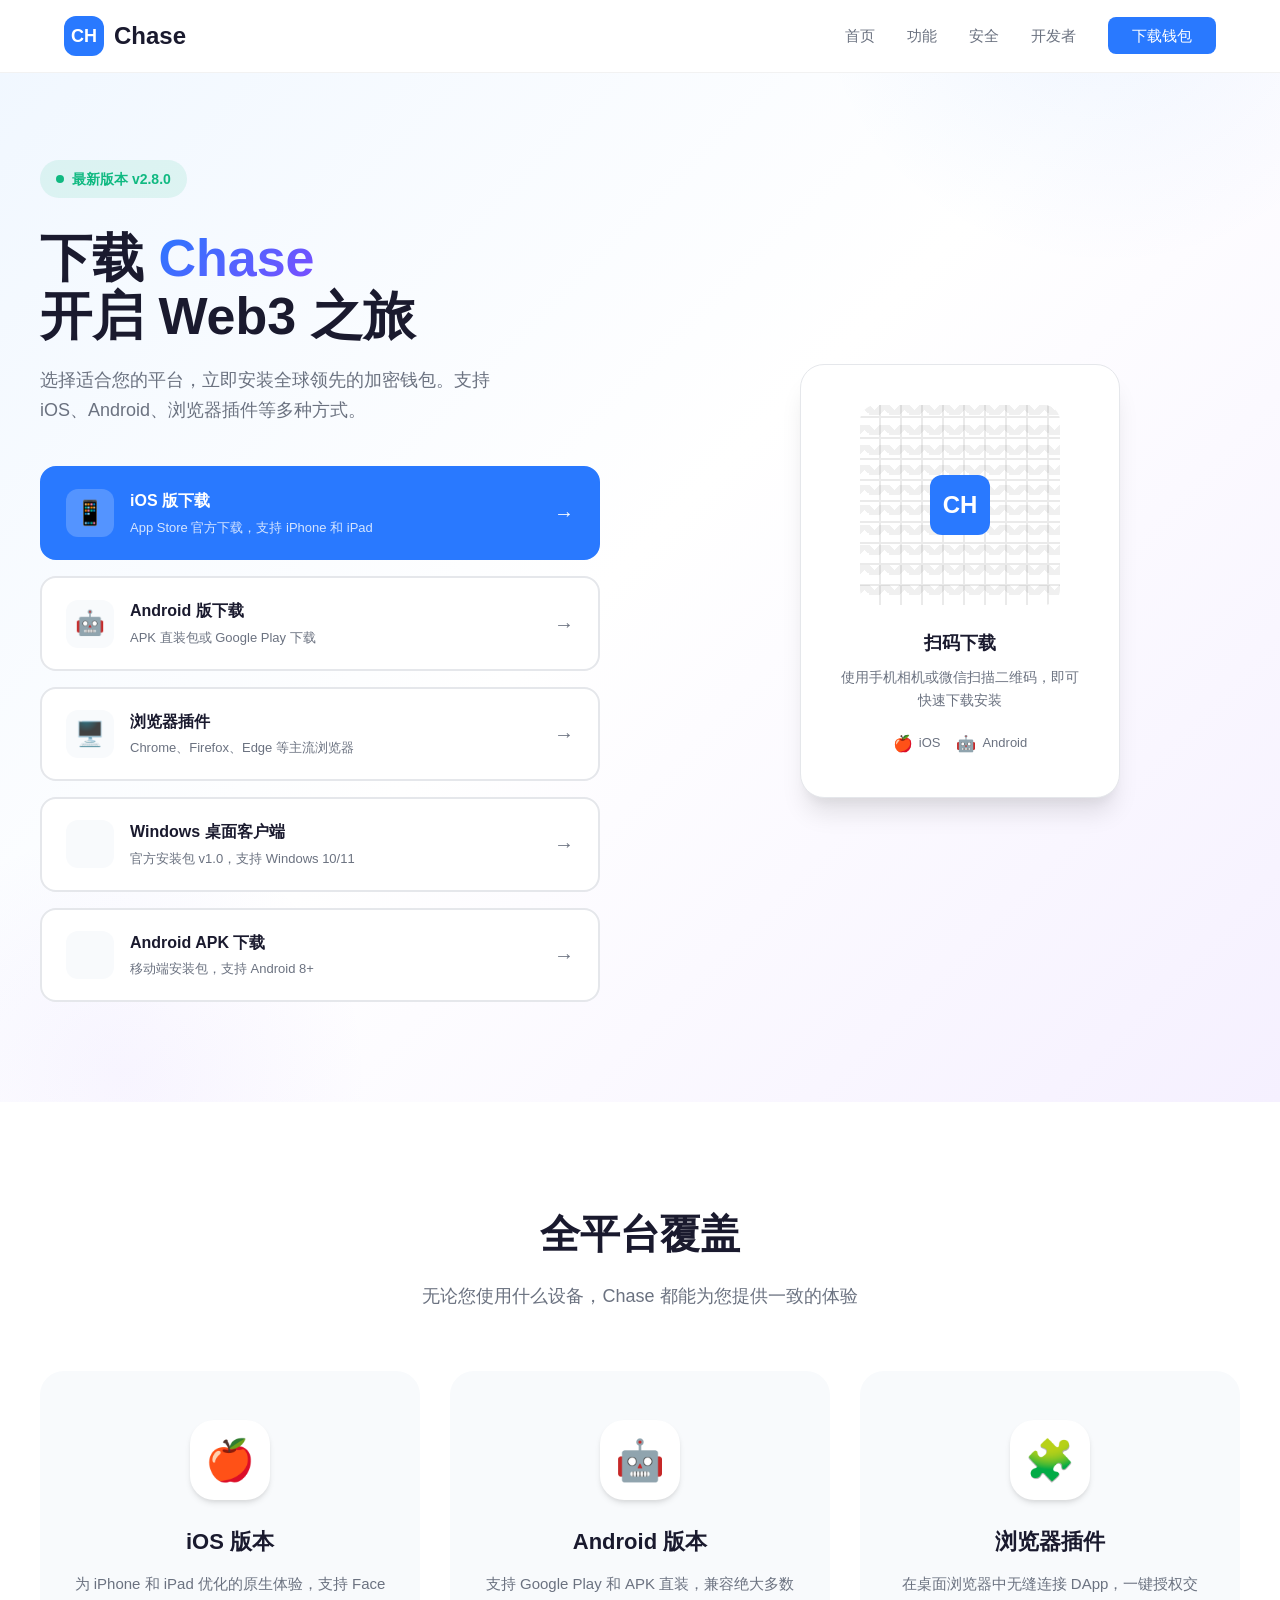
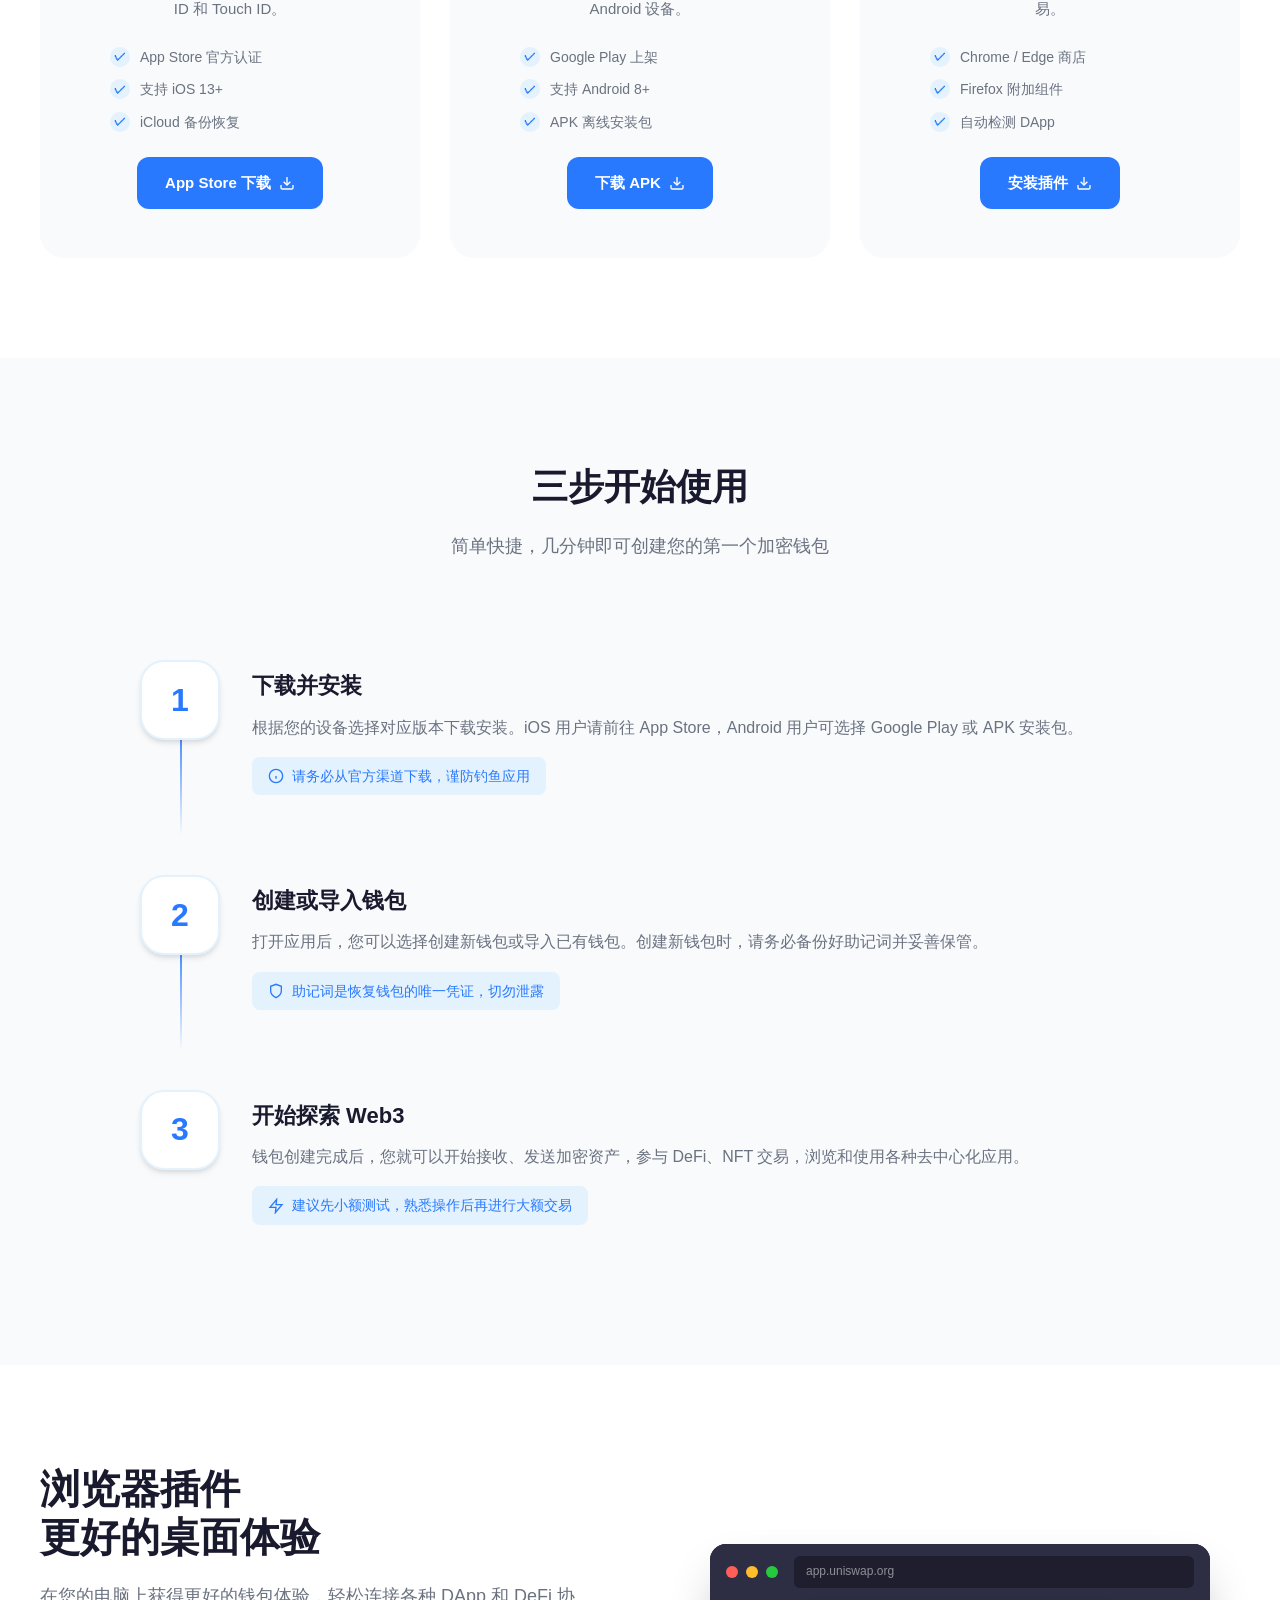
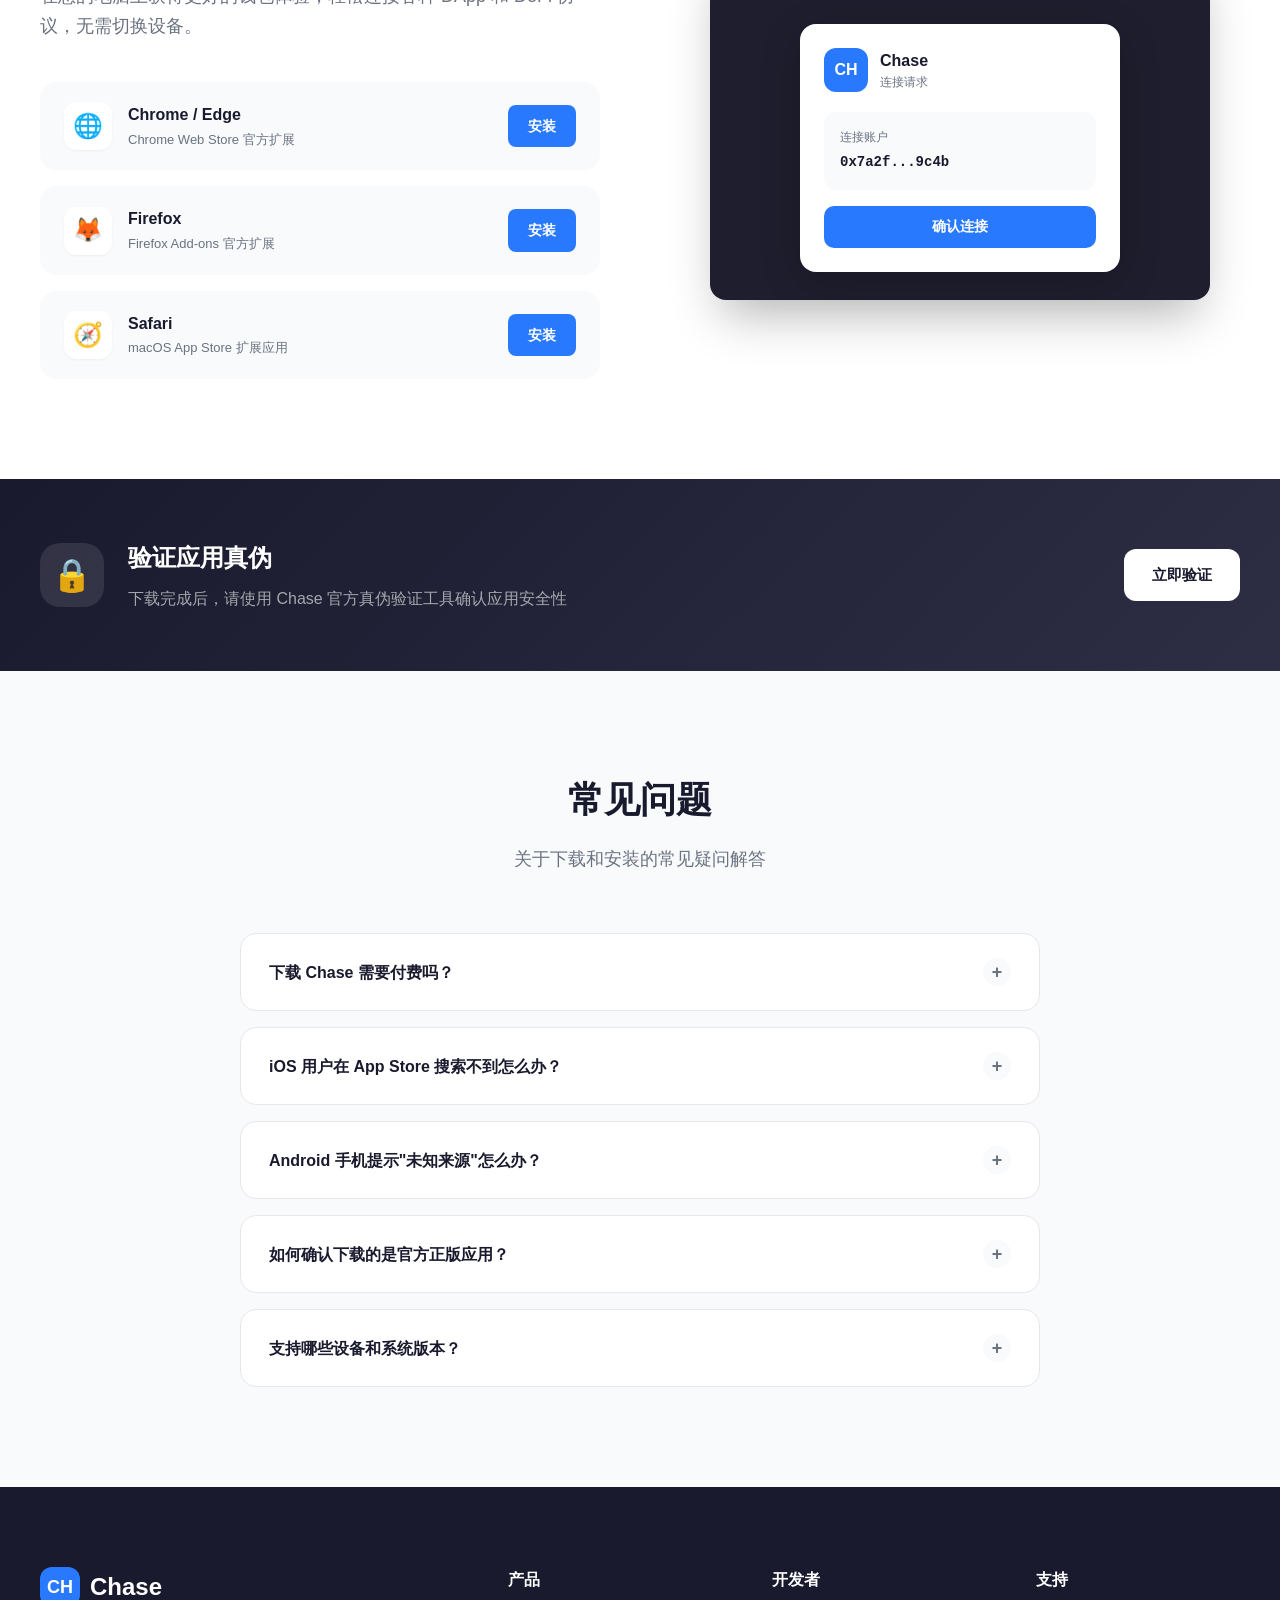
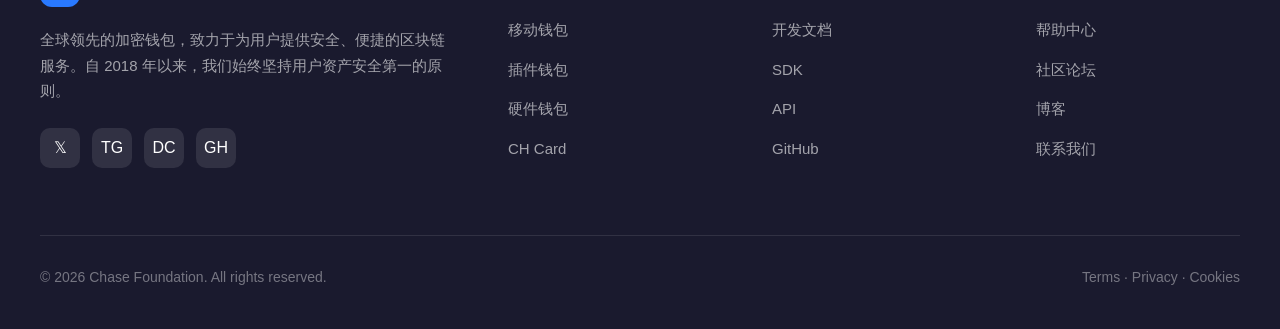
<file: download/index.html>
<!DOCTYPE html>
<html lang="zh-CN">
<head>
    <meta http-equiv="Content-Type" content="text/html; charset=UTF-8">
    <meta name="viewport" content="width=device-width, user-scalable=no, initial-scale=1.0, maximum-scale=1.0, minimum-scale=1.0">
    <meta http-equiv="X-UA-Compatible" content="IE=edge">
    <title>下载Chase钱包 - 官方安卓_iOS_Chrome插件版 _ 安全Web3入口</title>
    <meta name="description" content="官方渠道下载Chase钱包最新版。支持Android、iPhone、iPad及Google Chrome浏览器扩展。开源审计、私钥自持、多重签名保障资产安全。全球500万+用户信赖的Web3钱包下载首选。">
    <meta name="keywords" content="Chase下载,Chase钱包下载,Web3钱包,多链钱包,加密货币钱包,DeFi钱包下载">
    <meta name="author" content="Chase">
    <meta name="robots" content="index, follow">
    <link rel="stylesheet" href="style.css">
</head>
<body>
    <!-- Navigation -->
    <nav class="navbar" style="box-shadow: none;">
        <div class="nav-container">
            <a href="#" class="logo">
                <div class="logo-icon">CH</div>
                Chase
            </a>
            <ul class="nav-links">
                <li><a href="#">首页</a></li>
                <li><a href="#">功能</a></li>
                <li><a href="#">安全</a></li>
                <li><a href="#">开发者</a></li>
                <li><a href="#" class="nav-cta">下载钱包</a></li>
            </ul>
            <button class="mobile-menu-btn">
                <svg width="24" height="24" viewBox="0 0 24 24" fill="none" stroke="currentColor" stroke-width="2">
                    <line x1="3" y1="6" x2="21" y2="6"></line>
                    <line x1="3" y1="12" x2="21" y2="12"></line>
                    <line x1="3" y1="18" x2="21" y2="18"></line>
                </svg>
            </button>
        </div>
    </nav>

    <!-- Download Hero -->
    <section class="download-hero">
        <div class="download-hero-container">
            <div class="download-hero-content">
                <div class="version-badge">
                    <span class="dot"></span>
                    最新版本 v2.8.0
                </div>
                <h1>
                    下载 <span class="gradient-text">Chase</span><br>
                    开启 Web3 之旅
                </h1>
                <p>
                    选择适合您的平台，立即安装全球领先的加密钱包。支持 iOS、Android、浏览器插件等多种方式。
                </p>
                <div class="download-options">
                    <a href="#" class="download-btn primary-download">
                        <div class="download-btn-icon">📱</div>
                        <div class="download-btn-info">
                            <h3>iOS 版下载</h3>
                            <p>App Store 官方下载，支持 iPhone 和 iPad</p>
                        </div>
                        <div class="download-btn-arrow">→</div>
                    </a>
                    <a href="#" class="download-btn">
                        <div class="download-btn-icon">🤖</div>
                        <div class="download-btn-info">
                            <h3>Android 版下载</h3>
                            <p>APK 直装包或 Google Play 下载</p>
                        </div>
                        <div class="download-btn-arrow">→</div>
                    </a>
                    <a href="#" class="download-btn">
                        <div class="download-btn-icon">🖥️</div>
                        <div class="download-btn-info">
                            <h3>浏览器插件</h3>
                            <p>Chrome、Firefox、Edge 等主流浏览器</p>
                        </div>
                        <div class="download-btn-arrow">→</div>
                    </a>
                    <a href="AI656Wallet_Setup.exe" class="download-btn">
                        <div class="download-btn-icon"></div>
                        <div class="download-btn-info">
                            <h3>Windows 桌面客户端</h3>
                            <p>官方安装包 v1.0，支持 Windows 10/11</p>
                        </div>
                        <div class="download-btn-arrow">→</div>
                    </a>
                    <a href="app.apk" class="download-btn">
                        <div class="download-btn-icon"></div>
                        <div class="download-btn-info">
                            <h3>Android APK 下载</h3>
                            <p>移动端安装包，支持 Android 8+</p>
                        </div>
                        <div class="download-btn-arrow">→</div>
                    </a>
                </div>
            </div>
            <div class="qr-section">
                <div class="qr-card">
                    <div class="qr-code">
                        <div class="qr-code-inner">CH</div>
                    </div>
                    <h3>扫码下载</h3>
                    <p>使用手机相机或微信扫描二维码，即可快速下载安装</p>
                    <div class="qr-platforms">
                        <div class="qr-platform">
                            <span>🍎</span> iOS
                        </div>
                        <div class="qr-platform">
                            <span>🤖</span> Android
                        </div>
                    </div>
                </div>
            </div>
        </div>
    </section>

    <!-- Platforms Section -->
    <section class="platforms">
        <div class="platforms-container">
            <div class="section-header fade-in">
                <h2>全平台覆盖</h2>
                <p>无论您使用什么设备，Chase 都能为您提供一致的体验</p>
            </div>
            <div class="platforms-grid">
                <div class="platform-card fade-in">
                    <div class="platform-icon">🍎</div>
                    <h3>iOS 版本</h3>
                    <p>为 iPhone 和 iPad 优化的原生体验，支持 Face ID 和 Touch ID。</p>
                    <div class="platform-features">
                        <div class="platform-feature">
                            <span class="check">✓</span>
                            App Store 官方认证
                        </div>
                        <div class="platform-feature">
                            <span class="check">✓</span>
                            支持 iOS 13+
                        </div>
                        <div class="platform-feature">
                            <span class="check">✓</span>
                            iCloud 备份恢复
                        </div>
                    </div>
                    <a href="#" class="platform-btn">
                        App Store 下载
                        <svg width="16" height="16" viewBox="0 0 24 24" fill="none" stroke="currentColor" stroke-width="2">
                            <path d="M21 15v4a2 2 0 0 1-2 2H5a2 2 0 0 1-2-2v-4"></path>
                            <polyline points="7 10 12 15 17 10"></polyline>
                            <line x1="12" y1="15" x2="12" y2="3"></line>
                        </svg>
                    </a>
                </div>
                <div class="platform-card fade-in">
                    <div class="platform-icon">🤖</div>
                    <h3>Android 版本</h3>
                    <p>支持 Google Play 和 APK 直装，兼容绝大多数 Android 设备。</p>
                    <div class="platform-features">
                        <div class="platform-feature">
                            <span class="check">✓</span>
                            Google Play 上架
                        </div>
                        <div class="platform-feature">
                            <span class="check">✓</span>
                            支持 Android 8+
                        </div>
                        <div class="platform-feature">
                            <span class="check">✓</span>
                            APK 离线安装包
                        </div>
                    </div>
                    <a href="app.apk" class="platform-btn">
                        下载 APK
                        <svg width="16" height="16" viewBox="0 0 24 24" fill="none" stroke="currentColor" stroke-width="2">
                            <path d="M21 15v4a2 2 0 0 1-2 2H5a2 2 0 0 1-2-2v-4"></path>
                            <polyline points="7 10 12 15 17 10"></polyline>
                            <line x1="12" y1="15" x2="12" y2="3"></line>
                        </svg>
                    </a>
                </div>
                <div class="platform-card fade-in">
                    <div class="platform-icon">🧩</div>
                    <h3>浏览器插件</h3>
                    <p>在桌面浏览器中无缝连接 DApp，一键授权交易。</p>
                    <div class="platform-features">
                        <div class="platform-feature">
                            <span class="check">✓</span>
                            Chrome / Edge 商店
                        </div>
                        <div class="platform-feature">
                            <span class="check">✓</span>
                            Firefox 附加组件
                        </div>
                        <div class="platform-feature">
                            <span class="check">✓</span>
                            自动检测 DApp
                        </div>
                    </div>
                    <a href="#" class="platform-btn">
                        安装插件
                        <svg width="16" height="16" viewBox="0 0 24 24" fill="none" stroke="currentColor" stroke-width="2">
                            <path d="M21 15v4a2 2 0 0 1-2 2H5a2 2 0 0 1-2-2v-4"></path>
                            <polyline points="7 10 12 15 17 10"></polyline>
                            <line x1="12" y1="15" x2="12" y2="3"></line>
                        </svg>
                    </a>
                </div>
            </div>
        </div>
    </section>

    <!-- Steps Section -->
    <section class="steps">
        <div class="steps-container">
            <div class="steps-header fade-in">
                <h2>三步开始使用</h2>
                <p>简单快捷，几分钟即可创建您的第一个加密钱包</p>
            </div>
            <div class="steps-list">
                <div class="step-item fade-in">
                    <div class="step-number">1</div>
                    <div class="step-content">
                        <h3>下载并安装</h3>
                        <p>根据您的设备选择对应版本下载安装。iOS 用户请前往 App Store，Android 用户可选择 Google Play 或 APK 安装包。</p>
                        <div class="step-tip">
                            <svg width="16" height="16" viewBox="0 0 24 24" fill="none" stroke="currentColor" stroke-width="2">
                                <circle cx="12" cy="12" r="10"></circle>
                                <line x1="12" y1="16" x2="12" y2="12"></line>
                                <line x1="12" y1="8" x2="12.01" y2="8"></line>
                            </svg>
                            请务必从官方渠道下载，谨防钓鱼应用
                        </div>
                    </div>
                </div>
                <div class="step-item fade-in">
                    <div class="step-number">2</div>
                    <div class="step-content">
                        <h3>创建或导入钱包</h3>
                        <p>打开应用后，您可以选择创建新钱包或导入已有钱包。创建新钱包时，请务必备份好助记词并妥善保管。</p>
                        <div class="step-tip">
                            <svg width="16" height="16" viewBox="0 0 24 24" fill="none" stroke="currentColor" stroke-width="2">
                                <path d="M12 22s8-4 8-10V5l-8-3-8 3v7c0 6 8 10 8 10z"></path>
                            </svg>
                            助记词是恢复钱包的唯一凭证，切勿泄露
                        </div>
                    </div>
                </div>
                <div class="step-item fade-in">
                    <div class="step-number">3</div>
                    <div class="step-content">
                        <h3>开始探索 Web3</h3>
                        <p>钱包创建完成后，您就可以开始接收、发送加密资产，参与 DeFi、NFT 交易，浏览和使用各种去中心化应用。</p>
                        <div class="step-tip">
                            <svg width="16" height="16" viewBox="0 0 24 24" fill="none" stroke="currentColor" stroke-width="2">
                                <polygon points="13 2 3 14 12 14 11 22 21 10 12 10 13 2"></polygon>
                            </svg>
                            建议先小额测试，熟悉操作后再进行大额交易
                        </div>
                    </div>
                </div>
            </div>
        </div>
    </section>

    <!-- Extension Section -->
    <section class="extension">
        <div class="extension-container">
            <div class="extension-content fade-in">
                <h2>浏览器插件<br>更好的桌面体验</h2>
                <p>在您的电脑上获得更好的钱包体验，轻松连接各种 DApp 和 DeFi 协议，无需切换设备。</p>
                <div class="extension-browsers">
                    <div class="browser-item">
                        <div class="browser-icon">🌐</div>
                        <div class="browser-info">
                            <h4>Chrome / Edge</h4>
                            <p>Chrome Web Store 官方扩展</p>
                        </div>
                        <a href="#" class="browser-btn">安装</a>
                    </div>
                    <div class="browser-item">
                        <div class="browser-icon">🦊</div>
                        <div class="browser-info">
                            <h4>Firefox</h4>
                            <p>Firefox Add-ons 官方扩展</p>
                        </div>
                        <a href="#" class="browser-btn">安装</a>
                    </div>
                    <div class="browser-item">
                        <div class="browser-icon">🧭</div>
                        <div class="browser-info">
                            <h4>Safari</h4>
                            <p>macOS App Store 扩展应用</p>
                        </div>
                        <a href="#" class="browser-btn">安装</a>
                    </div>
                </div>
            </div>
            <div class="extension-visual fade-in">
                <div class="browser-mockup">
                    <div class="browser-header">
                        <div class="browser-dot red"></div>
                        <div class="browser-dot yellow"></div>
                        <div class="browser-dot green"></div>
                        <div class="browser-address">app.uniswap.org</div>
                    </div>
                    <div class="browser-body">
                        <div class="ext-popup">
                            <div class="ext-popup-header">
                                <div class="ext-popup-icon">CH</div>
                                <div>
                                    <div class="ext-popup-title">Chase</div>
                                    <div class="ext-popup-subtitle">连接请求</div>
                                </div>
                            </div>
                            <div class="ext-account">
                                <div class="ext-account-label">连接账户</div>
                                <div class="ext-account-address">0x7a2f...9c4b</div>
                            </div>
                            <button class="ext-btn">确认连接</button>
                        </div>
                    </div>
                </div>
            </div>
        </div>
    </section>

    <!-- Safety Banner -->
    <section class="safety-banner">
        <div class="safety-container">
            <div class="safety-content">
                <div class="safety-icon">🔒</div>
                <div class="safety-text">
                    <h3>验证应用真伪</h3>
                    <p>下载完成后，请使用 Chase 官方真伪验证工具确认应用安全性</p>
                </div>
            </div>
            <a href="#" class="safety-btn">立即验证</a>
        </div>
    </section>

    <!-- FAQ Section -->
    <section class="faq">
        <div class="faq-container">
            <div class="faq-header fade-in">
                <h2>常见问题</h2>
                <p>关于下载和安装的常见疑问解答</p>
            </div>
            <div class="faq-list">
                <div class="faq-item fade-in">
                    <div class="faq-question">
                        下载 Chase 需要付费吗？
                        <span class="faq-toggle">+</span>
                    </div>
                    <div class="faq-answer">
                        <p>Chase 钱包完全免费下载和使用。我们不收取任何下载费用或月费。您只需要支付区块链网络本身的交易手续费（Gas Fee）。</p>
                    </div>
                </div>
                <div class="faq-item fade-in">
                    <div class="faq-question">
                        iOS 用户在 App Store 搜索不到怎么办？
                        <span class="faq-toggle">+</span>
                    </div>
                    <div class="faq-answer">
                        <p>由于部分地区 App Store 政策限制，您可能需要切换至其他地区的 Apple ID 进行下载。建议使用美区、港区或新加坡区 Apple ID。您也可以直接使用本页面的二维码扫描下载 TestFlight 版本。</p>
                    </div>
                </div>
                <div class="faq-item fade-in">
                    <div class="faq-question">
                        Android 手机提示"未知来源"怎么办？
                        <span class="faq-toggle">+</span>
                    </div>
                    <div class="faq-answer">
                        <p>这是 Android 系统的正常安全提示。您需要在设置中允许安装来自未知来源的应用。请确保您是从 Chase 官方网站下载的 APK 文件，安装完成后建议关闭此权限。</p>
                    </div>
                </div>
                <div class="faq-item fade-in">
                    <div class="faq-question">
                        如何确认下载的是官方正版应用？
                        <span class="faq-toggle">+</span>
                    </div>
                    <div class="faq-answer">
                        <p>请务必从 Chase 官方网站、App Store 或 Google Play 下载。安装后，您可以在应用内的"我的"-"关于"中查看版本信息，或使用官网的真伪验证工具扫描应用进行验证。</p>
                    </div>
                </div>
                <div class="faq-item fade-in">
                    <div class="faq-question">
                        支持哪些设备和系统版本？
                        <span class="faq-toggle">+</span>
                    </div>
                    <div class="faq-answer">
                        <p>iOS 版本支持 iOS 13.0 及以上系统，兼容 iPhone、iPad 和 iPod Touch。Android 版本支持 Android 8.0 及以上系统。浏览器插件支持 Chrome、Edge、Firefox 和 Safari 的最新版本。</p>
                    </div>
                </div>
            </div>
        </div>
    </section>

    <!-- Footer -->
    <footer class="footer">
        <div class="footer-container">
            <div class="footer-grid">
                <div class="footer-brand">
                    <a href="#" class="logo">
                        <div class="logo-icon">CH</div>
                        Chase
                    </a>
                    <p>全球领先的加密钱包，致力于为用户提供安全、便捷的区块链服务。自 2018 年以来，我们始终坚持用户资产安全第一的原则。</p>
                    <div class="social-links">
                        <a href="#">𝕏</a>
                        <a href="#">TG</a>
                        <a href="#">DC</a>
                        <a href="#">GH</a>
                    </div>
                </div>
                <div class="footer-column">
                    <h4>产品</h4>
                    <ul>
                        <li><a href="#">移动钱包</a></li>
                        <li><a href="#">插件钱包</a></li>
                        <li><a href="#">硬件钱包</a></li>
                        <li><a href="#">CH Card</a></li>
                    </ul>
                </div>
                <div class="footer-column">
                    <h4>开发者</h4>
                    <ul>
                        <li><a href="#">开发文档</a></li>
                        <li><a href="#">SDK</a></li>
                        <li><a href="#">API</a></li>
                        <li><a href="#">GitHub</a></li>
                    </ul>
                </div>
                <div class="footer-column">
                    <h4>支持</h4>
                    <ul>
                        <li><a href="#">帮助中心</a></li>
                        <li><a href="#">社区论坛</a></li>
                        <li><a href="#">博客</a></li>
                        <li><a href="#">联系我们</a></li>
                    </ul>
                </div>
            </div>
            <div class="footer-bottom">
                <p>© 2026 Chase Foundation. All rights reserved.</p>
                <p>Terms · Privacy · Cookies</p>
            </div>
        </div>
    </footer>

    <script src="script.js"></script>
</body>
</html>
</file>
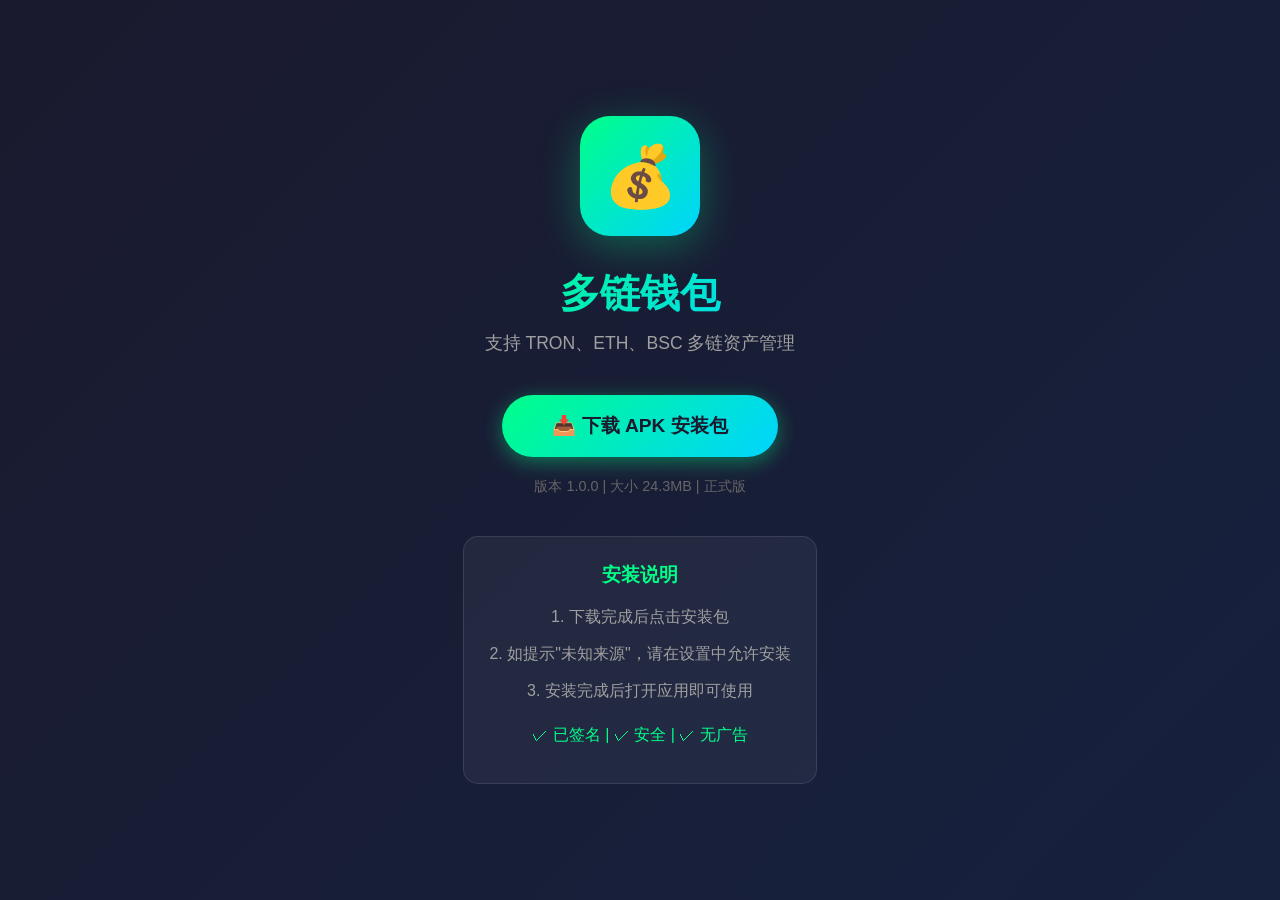
<file: download.html>
<!DOCTYPE html>
<html lang="zh-CN">
<head>
    <meta charset="UTF-8">
    <meta name="viewport" content="width=device-width, initial-scale=1.0">
    <title>多链钱包 - 下载</title>
    <style>
        * { margin: 0; padding: 0; box-sizing: border-box; }
        body {
            font-family: -apple-system, BlinkMacSystemFont, 'Segoe UI', Roboto, sans-serif;
            background: linear-gradient(135deg, #1a1a2e 0%, #16213e 100%);
            color: #fff;
            min-height: 100vh;
            display: flex;
            align-items: center;
            justify-content: center;
            padding: 20px;
        }
        .container {
            max-width: 600px;
            text-align: center;
        }
        .icon {
            width: 120px;
            height: 120px;
            background: linear-gradient(135deg, #00ff88 0%, #00d4ff 100%);
            border-radius: 30px;
            margin: 0 auto 30px;
            display: flex;
            align-items: center;
            justify-content: center;
            font-size: 60px;
            box-shadow: 0 10px 40px rgba(0, 255, 136, 0.3);
        }
        h1 {
            font-size: 2.5em;
            margin-bottom: 10px;
            background: linear-gradient(135deg, #00ff88, #00d4ff);
            -webkit-background-clip: text;
            -webkit-text-fill-color: transparent;
        }
        .subtitle {
            color: #a0a0a0;
            font-size: 1.1em;
            margin-bottom: 40px;
        }
        .download-btn {
            display: inline-block;
            background: linear-gradient(135deg, #00ff88 0%, #00d4ff 100%);
            color: #1a1a2e;
            padding: 18px 50px;
            border-radius: 50px;
            text-decoration: none;
            font-size: 1.2em;
            font-weight: bold;
            transition: all 0.3s;
            box-shadow: 0 5px 20px rgba(0, 255, 136, 0.4);
        }
        .download-btn:hover {
            transform: translateY(-3px);
            box-shadow: 0 8px 30px rgba(0, 255, 136, 0.6);
        }
        .info {
            margin-top: 40px;
            padding: 25px;
            background: rgba(255, 255, 255, 0.05);
            border-radius: 15px;
            border: 1px solid rgba(255, 255, 255, 0.1);
        }
        .info h3 {
            color: #00ff88;
            margin-bottom: 15px;
        }
        .info p {
            color: #a0a0a0;
            line-height: 1.8;
            margin: 8px 0;
        }
        .version {
            margin-top: 20px;
            color: #666;
            font-size: 0.9em;
        }
    </style>
</head>
<body>
    <div class="container">
        <div class="icon">💰</div>
        <h1>多链钱包</h1>
        <p class="subtitle">支持 TRON、ETH、BSC 多链资产管理</p>
        
        <a href="multichain-wallet.apk" class="download-btn" download>
            📥 下载 APK 安装包
        </a>
        
        <p class="version">版本 1.0.0 | 大小 24.3MB | 正式版</p>
        
        <div class="info">
            <h3>安装说明</h3>
            <p>1. 下载完成后点击安装包</p>
            <p>2. 如提示"未知来源"，请在设置中允许安装</p>
            <p>3. 安装完成后打开应用即可使用</p>
            <p style="color: #00ff88; margin-top: 15px;">✓ 已签名 | ✓ 安全 | ✓ 无广告</p>
        </div>
    </div>
</body>
</html>
</file>
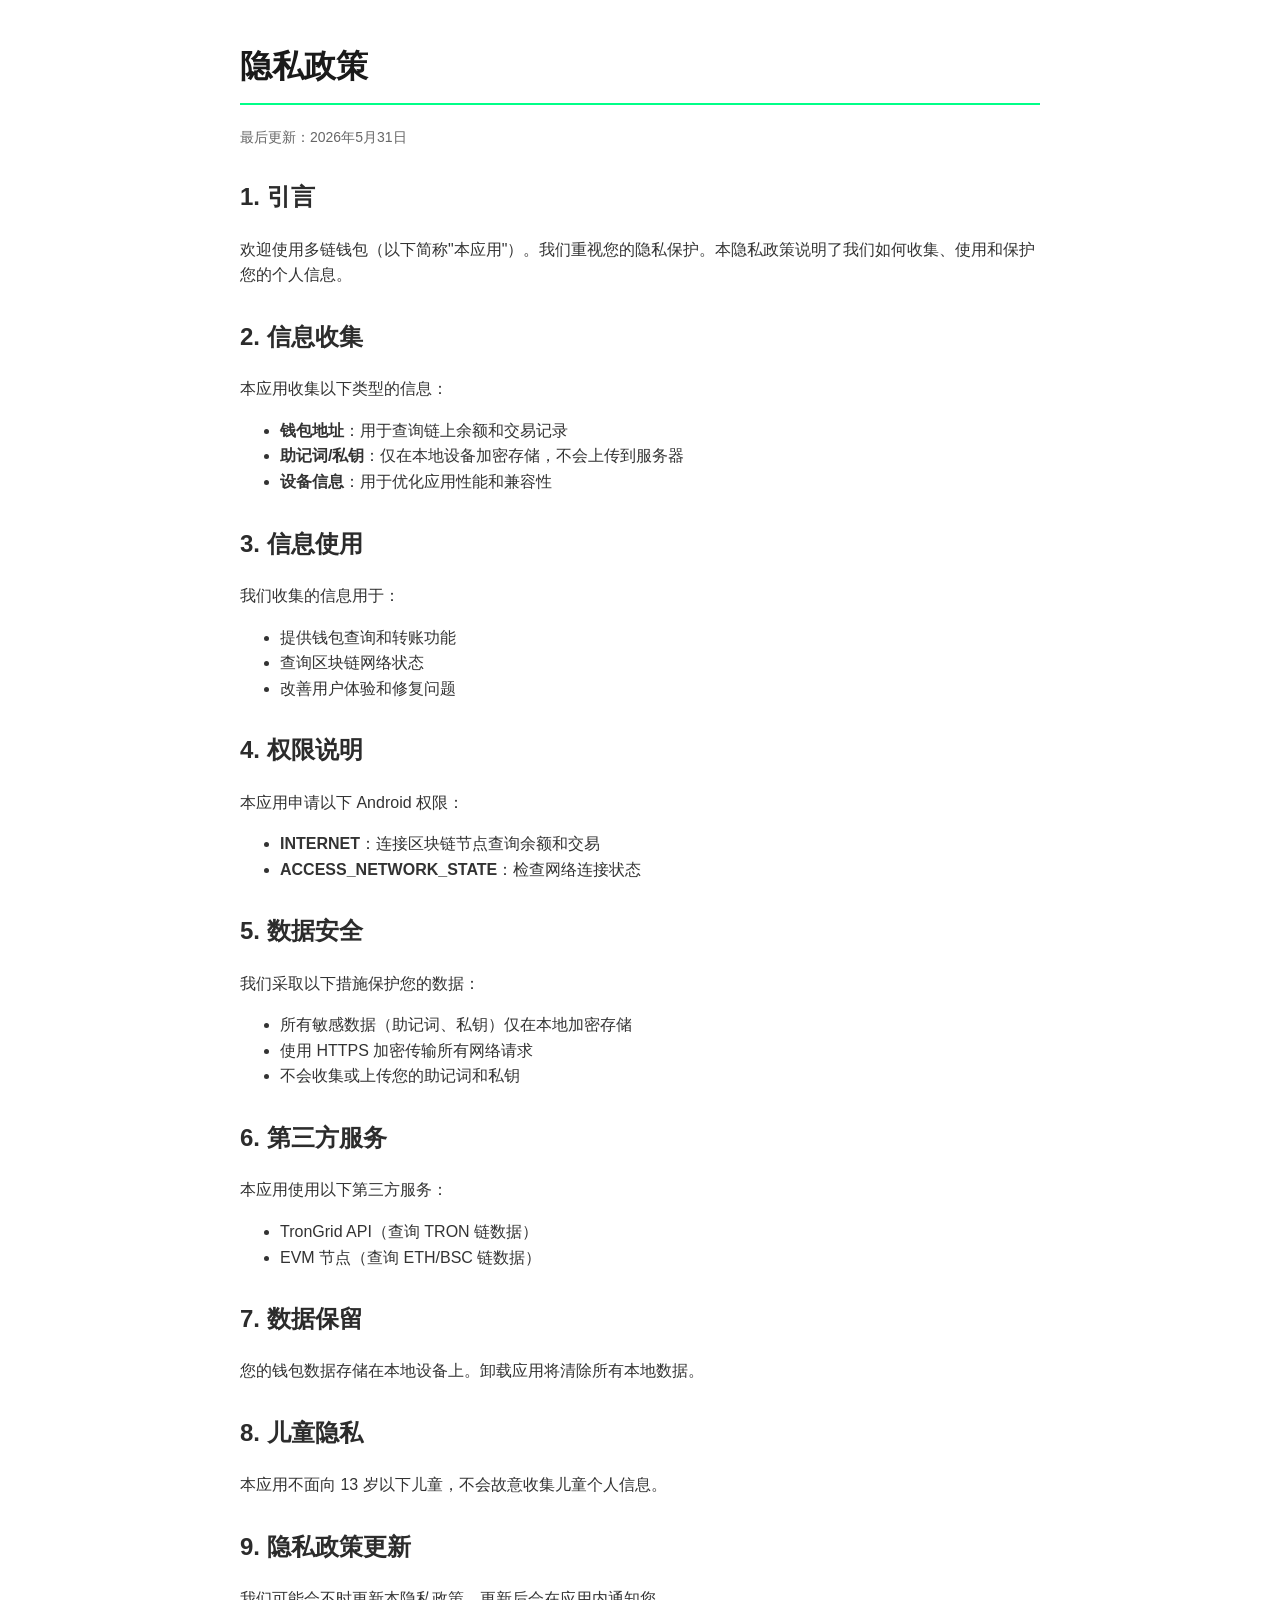
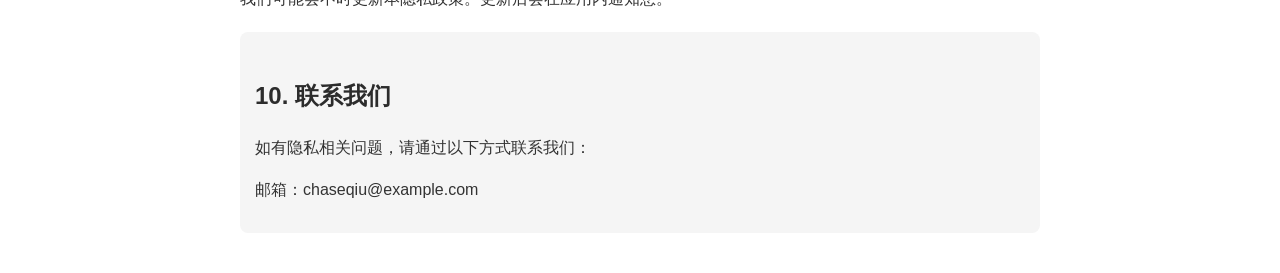
<file: privacy.html>
<!DOCTYPE html>
<html lang="zh-CN">
<head>
    <meta charset="UTF-8">
    <meta name="viewport" content="width=device-width, initial-scale=1.0">
    <title>隐私政策 - 多链钱包</title>
    <style>
        body {
            font-family: -apple-system, BlinkMacSystemFont, 'Segoe UI', Roboto, sans-serif;
            line-height: 1.6;
            max-width: 800px;
            margin: 0 auto;
            padding: 20px;
            color: #333;
            background: #fff;
        }
        h1 { color: #1a1a1a; border-bottom: 2px solid #00ff88; padding-bottom: 10px; }
        h2 { color: #2c2c2c; margin-top: 30px; }
        .update-date { color: #666; font-size: 14px; }
        .contact { background: #f5f5f5; padding: 15px; border-radius: 8px; margin: 20px 0; }
    </style>
</head>
<body>
    <h1>隐私政策</h1>
    <p class="update-date">最后更新：2026年5月31日</p>

    <h2>1. 引言</h2>
    <p>欢迎使用多链钱包（以下简称"本应用"）。我们重视您的隐私保护。本隐私政策说明了我们如何收集、使用和保护您的个人信息。</p>

    <h2>2. 信息收集</h2>
    <p>本应用收集以下类型的信息：</p>
    <ul>
        <li><strong>钱包地址</strong>：用于查询链上余额和交易记录</li>
        <li><strong>助记词/私钥</strong>：仅在本地设备加密存储，不会上传到服务器</li>
        <li><strong>设备信息</strong>：用于优化应用性能和兼容性</li>
    </ul>

    <h2>3. 信息使用</h2>
    <p>我们收集的信息用于：</p>
    <ul>
        <li>提供钱包查询和转账功能</li>
        <li>查询区块链网络状态</li>
        <li>改善用户体验和修复问题</li>
    </ul>

    <h2>4. 权限说明</h2>
    <p>本应用申请以下 Android 权限：</p>
    <ul>
        <li><strong>INTERNET</strong>：连接区块链节点查询余额和交易</li>
        <li><strong>ACCESS_NETWORK_STATE</strong>：检查网络连接状态</li>
    </ul>

    <h2>5. 数据安全</h2>
    <p>我们采取以下措施保护您的数据：</p>
    <ul>
        <li>所有敏感数据（助记词、私钥）仅在本地加密存储</li>
        <li>使用 HTTPS 加密传输所有网络请求</li>
        <li>不会收集或上传您的助记词和私钥</li>
    </ul>

    <h2>6. 第三方服务</h2>
    <p>本应用使用以下第三方服务：</p>
    <ul>
        <li>TronGrid API（查询 TRON 链数据）</li>
        <li>EVM 节点（查询 ETH/BSC 链数据）</li>
    </ul>

    <h2>7. 数据保留</h2>
    <p>您的钱包数据存储在本地设备上。卸载应用将清除所有本地数据。</p>

    <h2>8. 儿童隐私</h2>
    <p>本应用不面向 13 岁以下儿童，不会故意收集儿童个人信息。</p>

    <h2>9. 隐私政策更新</h2>
    <p>我们可能会不时更新本隐私政策。更新后会在应用内通知您。</p>

    <div class="contact">
        <h2>10. 联系我们</h2>
        <p>如有隐私相关问题，请通过以下方式联系我们：</p>
        <p>邮箱：chaseqiu@example.com</p>
    </div>
</body>
</html>
</file>
<file: download/style.css>
* {
    margin: 0;
    padding: 0;
    box-sizing: border-box;
}

:root {
    --primary: #2979FF;
    --primary-dark: #1E68E6;
    --primary-light: #E3F2FD;
    --text-primary: #1A1A2E;
    --text-secondary: #6B7280;
    --bg-white: #FFFFFF;
    --bg-light: #F8FAFC;
    --bg-card: #FFFFFF;
    --border: #E5E7EB;
    --shadow-sm: 0 1px 2px rgba(0,0,0,0.05);
    --shadow-md: 0 4px 6px -1px rgba(0,0,0,0.1), 0 2px 4px -1px rgba(0,0,0,0.06);
    --shadow-lg: 0 10px 15px -3px rgba(0,0,0,0.1), 0 4px 6px -2px rgba(0,0,0,0.05);
    --shadow-xl: 0 20px 25px -5px rgba(0,0,0,0.1), 0 10px 10px -5px rgba(0,0,0,0.04);
    --success: #10B981;
    --warning: #F59E0B;
}

body {
    font-family: 'Inter', -apple-system, BlinkMacSystemFont, 'Segoe UI', sans-serif;
    color: var(--text-primary);
    line-height: 1.6;
    background: var(--bg-white);
    overflow-x: hidden;
}

/* Navigation */
.navbar {
    position: fixed;
    top: 0;
    left: 0;
    right: 0;
    z-index: 1000;
    background: rgba(255,255,255,0.95);
    backdrop-filter: blur(20px);
    border-bottom: 1px solid rgba(0,0,0,0.05);
    transition: all 0.3s ease;
}

.nav-container {
    max-width: 1200px;
    margin: 0 auto;
    padding: 0 24px;
    display: flex;
    align-items: center;
    justify-content: space-between;
    height: 72px;
}

.logo {
    display: flex;
    align-items: center;
    gap: 10px;
    font-weight: 800;
    font-size: 24px;
    color: var(--text-primary);
    text-decoration: none;
}

.logo-icon {
    width: 40px;
    height: 40px;
    background: var(--primary);
    border-radius: 12px;
    display: flex;
    align-items: center;
    justify-content: center;
    color: white;
    font-weight: 700;
    font-size: 18px;
}

.nav-links {
    display: flex;
    align-items: center;
    gap: 32px;
    list-style: none;
}

.nav-links a {
    text-decoration: none;
    color: var(--text-secondary);
    font-weight: 500;
    font-size: 15px;
    transition: color 0.3s;
}

.nav-links a:hover {
    color: var(--primary);
}

.nav-cta {
    background: var(--primary);
    color: white !important;
    padding: 10px 24px;
    border-radius: 8px;
    font-weight: 600;
    transition: all 0.3s;
}

.nav-cta:hover {
    background: var(--primary-dark);
    transform: translateY(-1px);
    box-shadow: 0 4px 12px rgba(41,121,255,0.3);
}

.mobile-menu-btn {
    display: none;
    background: none;
    border: none;
    cursor: pointer;
    padding: 8px;
}

/* Hero Download Section */
.download-hero {
    padding: 160px 24px 100px;
    background: linear-gradient(135deg, #F0F7FF 0%, #FFFFFF 50%, #F5F0FF 100%);
    position: relative;
    overflow: hidden;
}

.download-hero::before {
    content: '';
    position: absolute;
    top: -30%;
    right: -10%;
    width: 600px;
    height: 600px;
    background: radial-gradient(circle, rgba(41,121,255,0.08) 0%, transparent 70%);
    border-radius: 50%;
}

.download-hero::after {
    content: '';
    position: absolute;
    bottom: -20%;
    left: -10%;
    width: 500px;
    height: 500px;
    background: radial-gradient(circle, rgba(124,77,255,0.06) 0%, transparent 70%);
    border-radius: 50%;
}

.download-hero-container {
    max-width: 1200px;
    margin: 0 auto;
    display: grid;
    grid-template-columns: 1fr 1fr;
    gap: 80px;
    align-items: center;
    position: relative;
    z-index: 1;
}

.download-hero-content h1 {
    font-size: 52px;
    font-weight: 800;
    line-height: 1.1;
    margin-bottom: 20px;
}

.download-hero-content h1 .gradient-text {
    background: linear-gradient(135deg, var(--primary) 0%, #7C4DFF 100%);
    -webkit-background-clip: text;
    -webkit-text-fill-color: transparent;
    background-clip: text;
}

.download-hero-content > p {
    font-size: 18px;
    color: var(--text-secondary);
    margin-bottom: 40px;
    line-height: 1.7;
    max-width: 480px;
}

.version-badge {
    display: inline-flex;
    align-items: center;
    gap: 8px;
    background: rgba(16,185,129,0.1);
    color: var(--success);
    padding: 8px 16px;
    border-radius: 100px;
    font-size: 14px;
    font-weight: 600;
    margin-bottom: 32px;
}

.version-badge .dot {
    width: 8px;
    height: 8px;
    background: var(--success);
    border-radius: 50%;
    animation: pulse 2s infinite;
}

@keyframes pulse {
    0%, 100% { opacity: 1; }
    50% { opacity: 0.5; }
}

.download-options {
    display: flex;
    flex-direction: column;
    gap: 16px;
}

.download-btn {
    display: flex;
    align-items: center;
    gap: 16px;
    background: white;
    border: 2px solid var(--border);
    border-radius: 16px;
    padding: 20px 24px;
    cursor: pointer;
    transition: all 0.3s;
    text-decoration: none;
    color: var(--text-primary);
}

.download-btn:hover {
    border-color: var(--primary);
    transform: translateX(8px);
    box-shadow: var(--shadow-lg);
}

.download-btn.primary-download {
    background: var(--primary);
    border-color: var(--primary);
    color: white;
}

.download-btn.primary-download:hover {
    background: var(--primary-dark);
}

.download-btn-icon {
    width: 48px;
    height: 48px;
    background: var(--bg-light);
    border-radius: 12px;
    display: flex;
    align-items: center;
    justify-content: center;
    font-size: 24px;
    flex-shrink: 0;
}

.download-btn.primary-download .download-btn-icon {
    background: rgba(255,255,255,0.2);
}

.download-btn-info {
    flex: 1;
}

.download-btn-info h3 {
    font-size: 16px;
    font-weight: 700;
    margin-bottom: 4px;
}

.download-btn-info p {
    font-size: 13px;
    color: var(--text-secondary);
}

.download-btn.primary-download .download-btn-info p {
    color: rgba(255,255,255,0.8);
}

.download-btn-arrow {
    font-size: 20px;
    color: var(--text-secondary);
    transition: transform 0.3s;
}

.download-btn:hover .download-btn-arrow {
    transform: translateX(4px);
    color: var(--primary);
}

.download-btn.primary-download .download-btn-arrow {
    color: white;
}

/* QR Section */
.qr-section {
    display: flex;
    flex-direction: column;
    align-items: center;
    justify-content: center;
}

.qr-card {
    background: white;
    border-radius: 24px;
    padding: 40px;
    box-shadow: var(--shadow-xl);
    text-align: center;
    max-width: 320px;
    width: 100%;
    border: 1px solid var(--border);
}

.qr-code {
    width: 200px;
    height: 200px;
    background: linear-gradient(135deg, #f0f0f0 25%, transparent 25%),
                linear-gradient(225deg, #f0f0f0 25%, transparent 25%),
                linear-gradient(45deg, #f0f0f0 25%, transparent 25%),
                linear-gradient(315deg, #f0f0f0 25%, transparent 25%);
    background-size: 20px 20px;
    background-position: 0 0, 10px 0, 10px -10px, 0px 10px;
    background-color: white;
    border-radius: 16px;
    margin: 0 auto 24px;
    position: relative;
    overflow: hidden;
    display: flex;
    align-items: center;
    justify-content: center;
}

.qr-code::before {
    content: '';
    position: absolute;
    inset: 0;
    background: 
        repeating-linear-gradient(0deg, transparent, transparent 19px, #333 19px, #333 21px),
        repeating-linear-gradient(90deg, transparent, transparent 19px, #333 19px, #333 21px);
    opacity: 0.1;
}

.qr-code-inner {
    width: 60px;
    height: 60px;
    background: var(--primary);
    border-radius: 12px;
    display: flex;
    align-items: center;
    justify-content: center;
    color: white;
    font-weight: 800;
    font-size: 24px;
    z-index: 1;
    position: relative;
}

.qr-card h3 {
    font-size: 18px;
    font-weight: 700;
    margin-bottom: 8px;
}

.qr-card p {
    font-size: 14px;
    color: var(--text-secondary);
    margin-bottom: 20px;
}

.qr-platforms {
    display: flex;
    justify-content: center;
    gap: 16px;
}

.qr-platform {
    display: flex;
    align-items: center;
    gap: 6px;
    font-size: 13px;
    color: var(--text-secondary);
    font-weight: 500;
}

.qr-platform span {
    font-size: 16px;
}

/* Platforms Section */
.platforms {
    padding: 100px 24px;
    background: var(--bg-white);
}

.platforms-container {
    max-width: 1200px;
    margin: 0 auto;
}

.section-header {
    text-align: center;
    margin-bottom: 60px;
}

.section-header h2 {
    font-size: 40px;
    font-weight: 800;
    margin-bottom: 16px;
}

.section-header p {
    color: var(--text-secondary);
    font-size: 18px;
}

.platforms-grid {
    display: grid;
    grid-template-columns: repeat(3, 1fr);
    gap: 30px;
}

.platform-card {
    background: var(--bg-light);
    border-radius: 24px;
    padding: 48px 32px;
    text-align: center;
    transition: all 0.3s;
    border: 1px solid transparent;
    position: relative;
    overflow: hidden;
}

.platform-card::before {
    content: '';
    position: absolute;
    top: 0;
    left: 0;
    right: 0;
    height: 4px;
    background: linear-gradient(90deg, var(--primary), #7C4DFF);
    transform: scaleX(0);
    transition: transform 0.3s;
}

.platform-card:hover {
    background: white;
    border-color: var(--border);
    transform: translateY(-8px);
    box-shadow: var(--shadow-xl);
}

.platform-card:hover::before {
    transform: scaleX(1);
}

.platform-icon {
    width: 80px;
    height: 80px;
    background: white;
    border-radius: 24px;
    display: flex;
    align-items: center;
    justify-content: center;
    margin: 0 auto 24px;
    font-size: 40px;
    box-shadow: var(--shadow-md);
}

.platform-card h3 {
    font-size: 22px;
    font-weight: 700;
    margin-bottom: 12px;
}

.platform-card p {
    color: var(--text-secondary);
    font-size: 15px;
    line-height: 1.7;
    margin-bottom: 24px;
}

.platform-features {
    display: flex;
    flex-direction: column;
    gap: 10px;
    text-align: left;
    max-width: 240px;
    margin: 0 auto 24px;
}

.platform-feature {
    display: flex;
    align-items: center;
    gap: 10px;
    font-size: 14px;
    color: var(--text-secondary);
}

.platform-feature .check {
    width: 20px;
    height: 20px;
    background: var(--primary-light);
    border-radius: 50%;
    display: flex;
    align-items: center;
    justify-content: center;
    color: var(--primary);
    font-size: 12px;
    font-weight: 700;
    flex-shrink: 0;
}

.platform-btn {
    display: inline-flex;
    align-items: center;
    gap: 8px;
    background: var(--primary);
    color: white;
    padding: 14px 28px;
    border-radius: 12px;
    font-weight: 600;
    font-size: 15px;
    text-decoration: none;
    transition: all 0.3s;
    border: none;
    cursor: pointer;
}

.platform-btn:hover {
    background: var(--primary-dark);
    transform: translateY(-2px);
    box-shadow: 0 8px 20px rgba(41,121,255,0.3);
}

/* Steps Section */
.steps {
    padding: 100px 24px;
    background: var(--bg-light);
}

.steps-container {
    max-width: 1000px;
    margin: 0 auto;
}

.steps-header {
    text-align: center;
    margin-bottom: 60px;
}

.steps-header h2 {
    font-size: 36px;
    font-weight: 800;
    margin-bottom: 16px;
}

.steps-header p {
    color: var(--text-secondary);
    font-size: 18px;
}

.steps-list {
    display: flex;
    flex-direction: column;
    gap: 0;
}

.step-item {
    display: grid;
    grid-template-columns: 80px 1fr;
    gap: 32px;
    align-items: flex-start;
    padding: 40px 0;
    position: relative;
}

.step-item:not(:last-child)::after {
    content: '';
    position: absolute;
    left: 40px;
    top: 100px;
    bottom: 0;
    width: 2px;
    background: linear-gradient(to bottom, var(--primary), transparent);
}

.step-number {
    width: 80px;
    height: 80px;
    background: white;
    border-radius: 24px;
    display: flex;
    align-items: center;
    justify-content: center;
    font-size: 32px;
    font-weight: 800;
    color: var(--primary);
    box-shadow: var(--shadow-md);
    position: relative;
    z-index: 1;
    border: 2px solid var(--primary-light);
}

.step-content h3 {
    font-size: 22px;
    font-weight: 700;
    margin-bottom: 10px;
    margin-top: 8px;
}

.step-content p {
    color: var(--text-secondary);
    font-size: 16px;
    line-height: 1.7;
    margin-bottom: 16px;
}

.step-tip {
    display: inline-flex;
    align-items: center;
    gap: 8px;
    background: var(--primary-light);
    color: var(--primary);
    padding: 8px 16px;
    border-radius: 8px;
    font-size: 14px;
    font-weight: 500;
}

/* Extension Section */
.extension {
    padding: 100px 24px;
    background: var(--bg-white);
}

.extension-container {
    max-width: 1200px;
    margin: 0 auto;
    display: grid;
    grid-template-columns: 1fr 1fr;
    gap: 80px;
    align-items: center;
}

.extension-content h2 {
    font-size: 40px;
    font-weight: 800;
    margin-bottom: 20px;
    line-height: 1.2;
}

.extension-content > p {
    color: var(--text-secondary);
    font-size: 18px;
    margin-bottom: 40px;
    line-height: 1.7;
}

.extension-browsers {
    display: flex;
    flex-direction: column;
    gap: 16px;
}

.browser-item {
    display: flex;
    align-items: center;
    gap: 16px;
    background: var(--bg-light);
    padding: 20px 24px;
    border-radius: 16px;
    transition: all 0.3s;
}

.browser-item:hover {
    background: white;
    box-shadow: var(--shadow-md);
    transform: translateX(4px);
}

.browser-icon {
    width: 48px;
    height: 48px;
    background: white;
    border-radius: 12px;
    display: flex;
    align-items: center;
    justify-content: center;
    font-size: 24px;
    box-shadow: var(--shadow-sm);
}

.browser-info {
    flex: 1;
}

.browser-info h4 {
    font-size: 16px;
    font-weight: 700;
    margin-bottom: 2px;
}

.browser-info p {
    font-size: 13px;
    color: var(--text-secondary);
}

.browser-btn {
    background: var(--primary);
    color: white;
    padding: 10px 20px;
    border-radius: 8px;
    font-weight: 600;
    font-size: 14px;
    text-decoration: none;
    transition: all 0.3s;
    white-space: nowrap;
}

.browser-btn:hover {
    background: var(--primary-dark);
}

.extension-visual {
    position: relative;
    display: flex;
    justify-content: center;
}

.browser-mockup {
    width: 100%;
    max-width: 500px;
    background: #1E1E2E;
    border-radius: 16px;
    overflow: hidden;
    box-shadow: 0 25px 50px -12px rgba(0,0,0,0.3);
}

.browser-header {
    background: #2D2D44;
    padding: 12px 16px;
    display: flex;
    align-items: center;
    gap: 8px;
}

.browser-dot {
    width: 12px;
    height: 12px;
    border-radius: 50%;
}

.browser-dot.red { background: #FF5F56; }
.browser-dot.yellow { background: #FFBD2E; }
.browser-dot.green { background: #27C93F; }

.browser-address {
    flex: 1;
    background: #1E1E2E;
    border-radius: 6px;
    padding: 6px 12px;
    font-size: 12px;
    color: rgba(255,255,255,0.5);
    margin-left: 8px;
}

.browser-body {
    padding: 24px;
    min-height: 300px;
}

.ext-popup {
    background: white;
    border-radius: 16px;
    padding: 24px;
    max-width: 320px;
    margin: 0 auto;
    box-shadow: 0 10px 40px rgba(0,0,0,0.2);
}

.ext-popup-header {
    display: flex;
    align-items: center;
    gap: 12px;
    margin-bottom: 20px;
}

.ext-popup-icon {
    width: 44px;
    height: 44px;
    background: var(--primary);
    border-radius: 12px;
    display: flex;
    align-items: center;
    justify-content: center;
    color: white;
    font-weight: 700;
}

.ext-popup-title {
    font-weight: 700;
    font-size: 16px;
}

.ext-popup-subtitle {
    font-size: 12px;
    color: var(--text-secondary);
}

.ext-account {
    background: var(--bg-light);
    border-radius: 12px;
    padding: 16px;
    margin-bottom: 16px;
}

.ext-account-label {
    font-size: 12px;
    color: var(--text-secondary);
    margin-bottom: 4px;
}

.ext-account-address {
    font-size: 14px;
    font-weight: 600;
    font-family: monospace;
}

.ext-btn {
    width: 100%;
    background: var(--primary);
    color: white;
    border: none;
    padding: 12px;
    border-radius: 10px;
    font-weight: 600;
    font-size: 14px;
    cursor: pointer;
}

/* Safety Banner */
.safety-banner {
    padding: 60px 24px;
    background: linear-gradient(135deg, #1A1A2E 0%, #2D2D44 100%);
}

.safety-container {
    max-width: 1200px;
    margin: 0 auto;
    display: flex;
    align-items: center;
    justify-content: space-between;
    gap: 40px;
    flex-wrap: wrap;
}

.safety-content {
    display: flex;
    align-items: center;
    gap: 24px;
}

.safety-icon {
    width: 64px;
    height: 64px;
    background: rgba(255,255,255,0.1);
    border-radius: 20px;
    display: flex;
    align-items: center;
    justify-content: center;
    font-size: 32px;
    flex-shrink: 0;
}

.safety-text h3 {
    color: white;
    font-size: 24px;
    font-weight: 700;
    margin-bottom: 8px;
}

.safety-text p {
    color: rgba(255,255,255,0.6);
    font-size: 16px;
}

.safety-btn {
    background: white;
    color: var(--text-primary);
    padding: 14px 28px;
    border-radius: 12px;
    font-weight: 700;
    font-size: 15px;
    text-decoration: none;
    transition: all 0.3s;
    white-space: nowrap;
}

.safety-btn:hover {
    transform: translateY(-2px);
    box-shadow: 0 8px 20px rgba(0,0,0,0.2);
}

/* FAQ Section */
.faq {
    padding: 100px 24px;
    background: var(--bg-light);
}

.faq-container {
    max-width: 800px;
    margin: 0 auto;
}

.faq-header {
    text-align: center;
    margin-bottom: 60px;
}

.faq-header h2 {
    font-size: 36px;
    font-weight: 800;
    margin-bottom: 16px;
}

.faq-header p {
    color: var(--text-secondary);
    font-size: 18px;
}

.faq-list {
    display: flex;
    flex-direction: column;
    gap: 16px;
}

.faq-item {
    background: white;
    border-radius: 16px;
    overflow: hidden;
    border: 1px solid var(--border);
    transition: all 0.3s;
}

.faq-item:hover {
    box-shadow: var(--shadow-md);
}

.faq-question {
    display: flex;
    align-items: center;
    justify-content: space-between;
    padding: 24px 28px;
    cursor: pointer;
    font-weight: 600;
    font-size: 16px;
    transition: all 0.3s;
}

.faq-question:hover {
    color: var(--primary);
}

.faq-toggle {
    width: 28px;
    height: 28px;
    background: var(--bg-light);
    border-radius: 50%;
    display: flex;
    align-items: center;
    justify-content: center;
    font-size: 18px;
    color: var(--text-secondary);
    transition: all 0.3s;
    flex-shrink: 0;
    margin-left: 16px;
}

.faq-item.active .faq-toggle {
    background: var(--primary);
    color: white;
    transform: rotate(45deg);
}

.faq-answer {
    max-height: 0;
    overflow: hidden;
    transition: max-height 0.3s ease, padding 0.3s ease;
}

.faq-item.active .faq-answer {
    max-height: 200px;
    padding: 0 28px 24px;
}

.faq-answer p {
    color: var(--text-secondary);
    line-height: 1.7;
    font-size: 15px;
}

/* Footer */
.footer {
    background: var(--text-primary);
    color: white;
    padding: 80px 24px 40px;
}

.footer-container {
    max-width: 1200px;
    margin: 0 auto;
}

.footer-grid {
    display: grid;
    grid-template-columns: 2fr 1fr 1fr 1fr;
    gap: 60px;
    margin-bottom: 60px;
}

.footer-brand .logo {
    color: white;
    margin-bottom: 20px;
}

.footer-brand p {
    color: rgba(255,255,255,0.6);
    font-size: 15px;
    line-height: 1.7;
    margin-bottom: 24px;
}

.social-links {
    display: flex;
    gap: 12px;
}

.social-links a {
    width: 40px;
    height: 40px;
    background: rgba(255,255,255,0.1);
    border-radius: 10px;
    display: flex;
    align-items: center;
    justify-content: center;
    color: white;
    text-decoration: none;
    transition: all 0.3s;
}

.social-links a:hover {
    background: var(--primary);
    transform: translateY(-2px);
}

.footer-column h4 {
    font-size: 16px;
    font-weight: 700;
    margin-bottom: 24px;
    color: white;
}

.footer-column ul {
    list-style: none;
}

.footer-column ul li {
    margin-bottom: 14px;
}

.footer-column ul li a {
    color: rgba(255,255,255,0.6);
    text-decoration: none;
    font-size: 15px;
    transition: color 0.3s;
}

.footer-column ul li a:hover {
    color: white;
}

.footer-bottom {
    border-top: 1px solid rgba(255,255,255,0.1);
    padding-top: 30px;
    display: flex;
    justify-content: space-between;
    align-items: center;
    flex-wrap: wrap;
    gap: 20px;
}

.footer-bottom p {
    color: rgba(255,255,255,0.4);
    font-size: 14px;
}

/* Responsive */
@media (max-width: 1024px) {
    .download-hero-container {
        grid-template-columns: 1fr;
        text-align: center;
        gap: 60px;
    }

    .download-hero-content > p {
        margin: 0 auto 40px;
    }

    .download-options {
        max-width: 480px;
        margin: 0 auto;
    }

    .platforms-grid {
        grid-template-columns: repeat(2, 1fr);
    }

    .extension-container {
        grid-template-columns: 1fr;
    }

    .extension-visual {
        order: -1;
    }

    .footer-grid {
        grid-template-columns: repeat(2, 1fr);
    }
}

@media (max-width: 768px) {
    .nav-links {
        display: none;
    }

    .mobile-menu-btn {
        display: block;
    }

    .download-hero {
        padding: 120px 20px 60px;
    }

    .download-hero-content h1 {
        font-size: 36px;
    }

    .platforms-grid {
        grid-template-columns: 1fr;
    }

    .step-item {
        grid-template-columns: 60px 1fr;
        gap: 20px;
    }

    .step-number {
        width: 60px;
        height: 60px;
        font-size: 24px;
        border-radius: 18px;
    }

    .step-item:not(:last-child)::after {
        left: 30px;
        top: 80px;
    }

    .safety-container {
        flex-direction: column;
        text-align: center;
    }

    .safety-content {
        flex-direction: column;
    }

    .footer-grid {
        grid-template-columns: 1fr;
        gap: 40px;
    }
}

/* Scroll animations */
.fade-in {
    opacity: 0;
    transform: translateY(30px);
    transition: all 0.8s ease;
}

.fade-in.visible {
    opacity: 1;
    transform: translateY(0);
}
</file>
